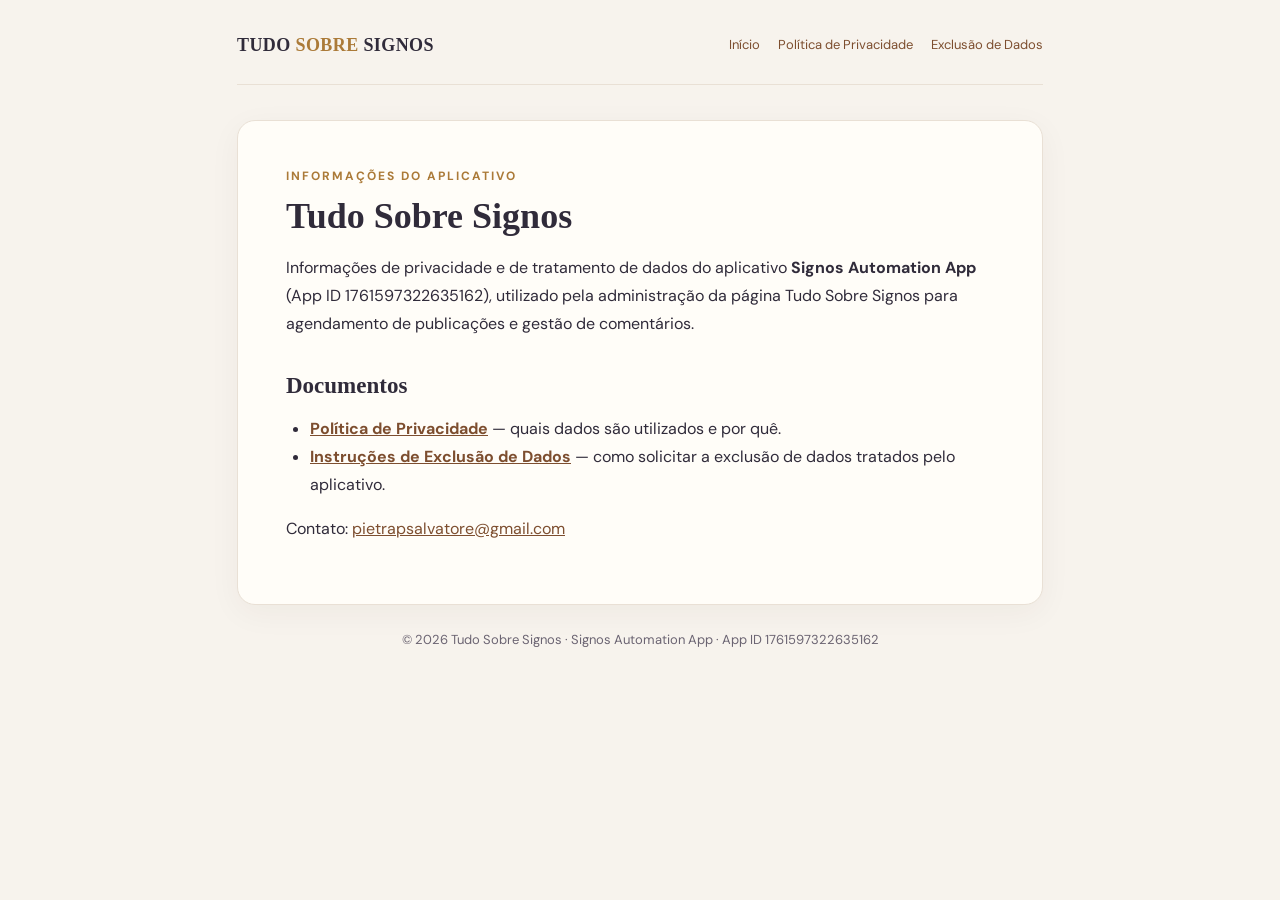
<file: index.html>
<!doctype html><html lang="pt-BR"><head><meta charset="utf-8"><meta name="viewport" content="width=device-width,initial-scale=1"><meta name="robots" content="index, follow"><meta name="description" content="Documentos de privacidade do Signos Automation App"><title>Início | Tudo Sobre Signos</title><link rel="stylesheet" href="style.css"></head><body><div class="wrap"><header><div class="brand">TUDO <span>SOBRE</span> SIGNOS</div><nav><a href="index.html">Início</a><a href="politica-de-privacidade.html">Política de Privacidade</a><a href="exclusao-de-dados.html">Exclusão de Dados</a></nav></header><main><div class="tag">Informações do aplicativo</div><h1>Tudo Sobre Signos</h1><p>Informações de privacidade e de tratamento de dados do aplicativo <strong>Signos Automation App</strong> (App ID 1761597322635162), utilizado pela administração da página Tudo Sobre Signos para agendamento de publicações e gestão de comentários.</p><h2>Documentos</h2><ul><li><a href="politica-de-privacidade.html"><strong>Política de Privacidade</strong></a> — quais dados são utilizados e por quê.</li><li><a href="exclusao-de-dados.html"><strong>Instruções de Exclusão de Dados</strong></a> — como solicitar a exclusão de dados tratados pelo aplicativo.</li></ul><p>Contato: <a href="mailto:pietrapsalvatore@gmail.com">pietrapsalvatore@gmail.com</a></p></main><footer>© 2026 Tudo Sobre Signos · Signos Automation App · App ID 1761597322635162</footer></div></body></html>
</file>
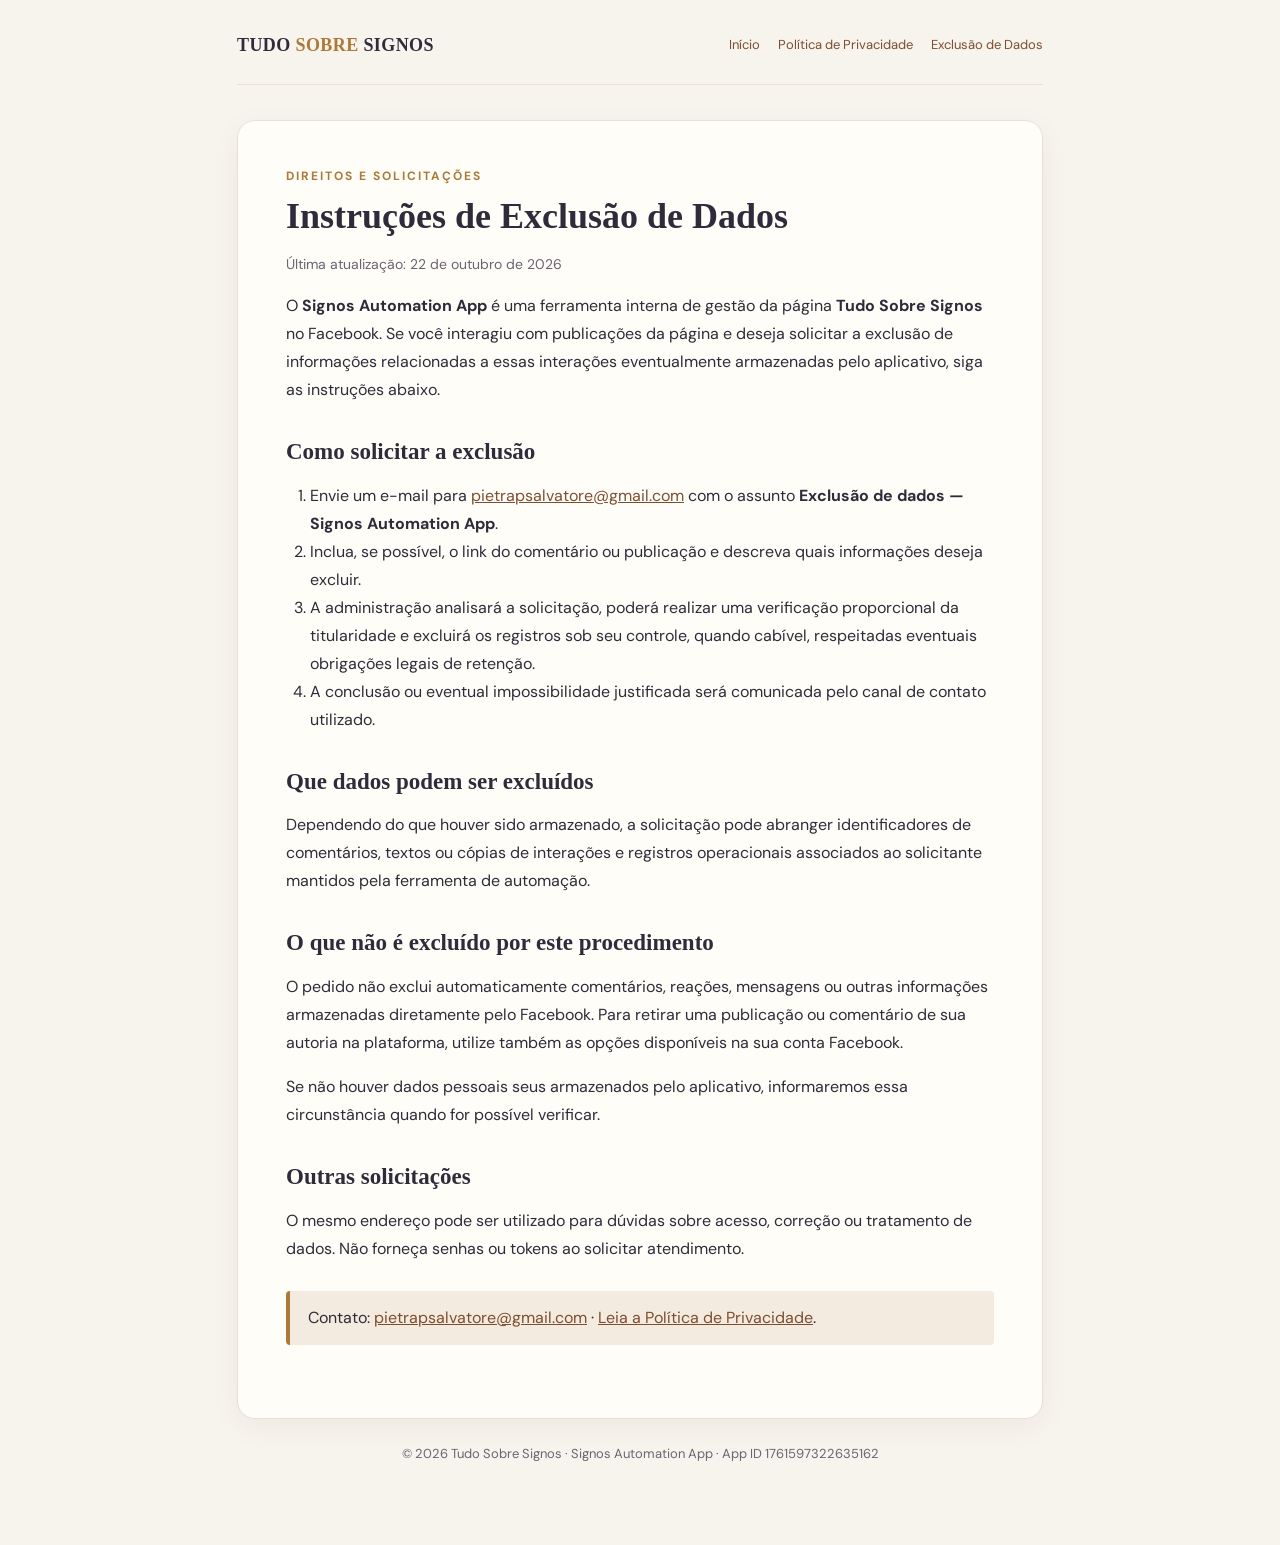
<file: exclusao-de-dados.html>
<!doctype html><html lang="pt-BR"><head><meta charset="utf-8"><meta name="viewport" content="width=device-width,initial-scale=1"><meta name="robots" content="index, follow"><meta name="description" content="Instruções de exclusão de dados do Signos Automation App"><title>Exclusão de Dados | Tudo Sobre Signos</title><link rel="stylesheet" href="style.css"></head><body><div class="wrap"><header><div class="brand">TUDO <span>SOBRE</span> SIGNOS</div><nav><a href="index.html">Início</a><a href="politica-de-privacidade.html">Política de Privacidade</a><a href="exclusao-de-dados.html">Exclusão de Dados</a></nav></header><main><div class="tag">Direitos e solicitações</div><h1>Instruções de Exclusão de Dados</h1><p class="meta">Última atualização: 22 de outubro de 2026</p><p>O <strong>Signos Automation App</strong> é uma ferramenta interna de gestão da página <strong>Tudo Sobre Signos</strong> no Facebook. Se você interagiu com publicações da página e deseja solicitar a exclusão de informações relacionadas a essas interações eventualmente armazenadas pelo aplicativo, siga as instruções abaixo.</p>
<h2>Como solicitar a exclusão</h2><ol><li>Envie um e-mail para <a href="mailto:pietrapsalvatore@gmail.com">pietrapsalvatore@gmail.com</a> com o assunto <strong>Exclusão de dados — Signos Automation App</strong>.</li><li>Inclua, se possível, o link do comentário ou publicação e descreva quais informações deseja excluir.</li><li>A administração analisará a solicitação, poderá realizar uma verificação proporcional da titularidade e excluirá os registros sob seu controle, quando cabível, respeitadas eventuais obrigações legais de retenção.</li><li>A conclusão ou eventual impossibilidade justificada será comunicada pelo canal de contato utilizado.</li></ol>
<h2>Que dados podem ser excluídos</h2><p>Dependendo do que houver sido armazenado, a solicitação pode abranger identificadores de comentários, textos ou cópias de interações e registros operacionais associados ao solicitante mantidos pela ferramenta de automação.</p>
<h2>O que não é excluído por este procedimento</h2><p>O pedido não exclui automaticamente comentários, reações, mensagens ou outras informações armazenadas diretamente pelo Facebook. Para retirar uma publicação ou comentário de sua autoria na plataforma, utilize também as opções disponíveis na sua conta Facebook.</p><p>Se não houver dados pessoais seus armazenados pelo aplicativo, informaremos essa circunstância quando for possível verificar.</p>
<h2>Outras solicitações</h2><p>O mesmo endereço pode ser utilizado para dúvidas sobre acesso, correção ou tratamento de dados. Não forneça senhas ou tokens ao solicitar atendimento.</p><div class="notice">Contato: <a href="mailto:pietrapsalvatore@gmail.com">pietrapsalvatore@gmail.com</a> · <a href="politica-de-privacidade.html">Leia a Política de Privacidade</a>.</div></main><footer>© 2026 Tudo Sobre Signos · Signos Automation App · App ID 1761597322635162</footer></div></body></html>
</file>
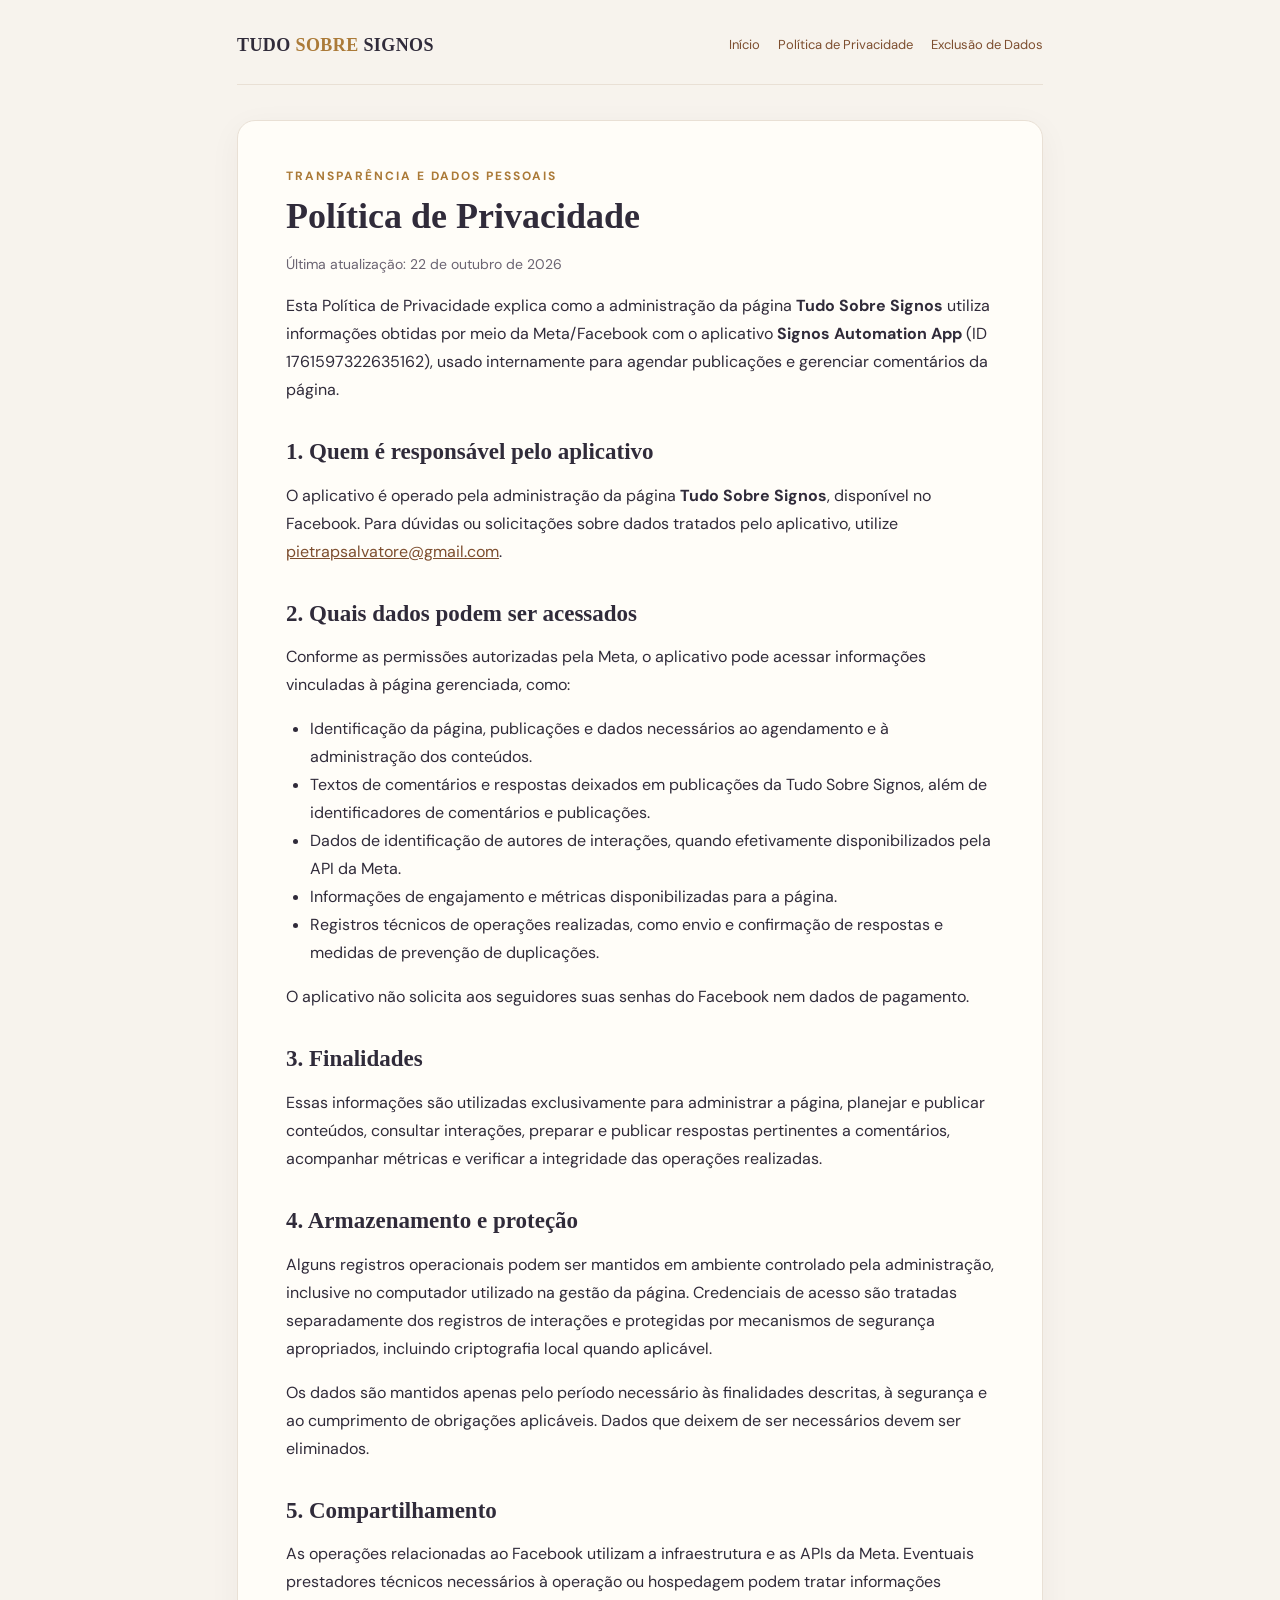
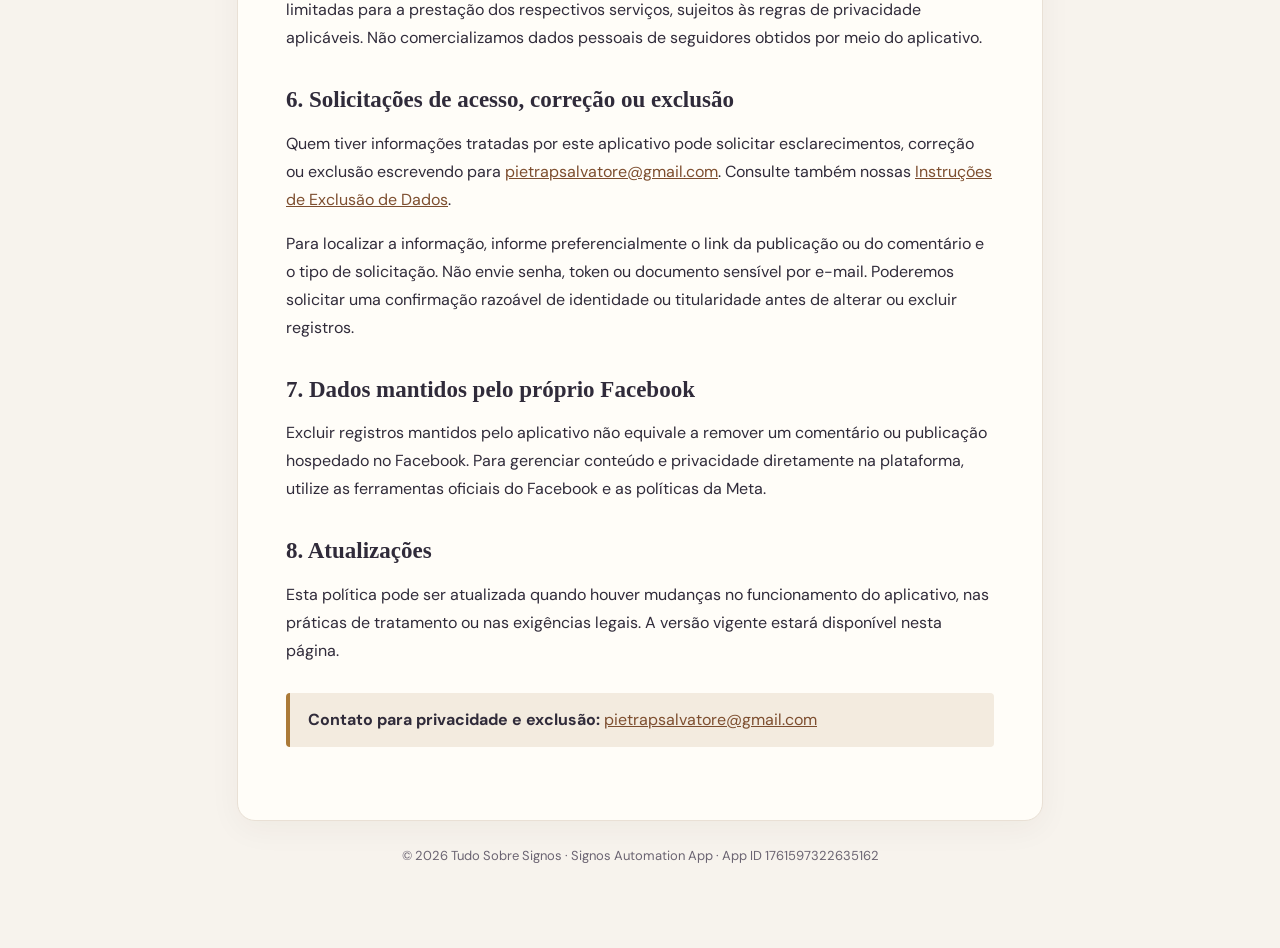
<file: politica-de-privacidade.html>
<!doctype html><html lang="pt-BR"><head><meta charset="utf-8"><meta name="viewport" content="width=device-width,initial-scale=1"><meta name="robots" content="index, follow"><meta name="description" content="Política de Privacidade do Signos Automation App"><title>Política de Privacidade | Tudo Sobre Signos</title><link rel="stylesheet" href="style.css"></head><body><div class="wrap"><header><div class="brand">TUDO <span>SOBRE</span> SIGNOS</div><nav><a href="index.html">Início</a><a href="politica-de-privacidade.html">Política de Privacidade</a><a href="exclusao-de-dados.html">Exclusão de Dados</a></nav></header><main><div class="tag">Transparência e dados pessoais</div><h1>Política de Privacidade</h1><p class="meta">Última atualização: 22 de outubro de 2026</p>
<p>Esta Política de Privacidade explica como a administração da página <strong>Tudo Sobre Signos</strong> utiliza informações obtidas por meio da Meta/Facebook com o aplicativo <strong>Signos Automation App</strong> (ID 1761597322635162), usado internamente para agendar publicações e gerenciar comentários da página.</p>
<h2>1. Quem é responsável pelo aplicativo</h2><p>O aplicativo é operado pela administração da página <strong>Tudo Sobre Signos</strong>, disponível no Facebook. Para dúvidas ou solicitações sobre dados tratados pelo aplicativo, utilize <a href="mailto:pietrapsalvatore@gmail.com">pietrapsalvatore@gmail.com</a>.</p>
<h2>2. Quais dados podem ser acessados</h2><p>Conforme as permissões autorizadas pela Meta, o aplicativo pode acessar informações vinculadas à página gerenciada, como:</p><ul><li>Identificação da página, publicações e dados necessários ao agendamento e à administração dos conteúdos.</li><li>Textos de comentários e respostas deixados em publicações da Tudo Sobre Signos, além de identificadores de comentários e publicações.</li><li>Dados de identificação de autores de interações, quando efetivamente disponibilizados pela API da Meta.</li><li>Informações de engajamento e métricas disponibilizadas para a página.</li><li>Registros técnicos de operações realizadas, como envio e confirmação de respostas e medidas de prevenção de duplicações.</li></ul><p>O aplicativo não solicita aos seguidores suas senhas do Facebook nem dados de pagamento.</p>
<h2>3. Finalidades</h2><p>Essas informações são utilizadas exclusivamente para administrar a página, planejar e publicar conteúdos, consultar interações, preparar e publicar respostas pertinentes a comentários, acompanhar métricas e verificar a integridade das operações realizadas.</p>
<h2>4. Armazenamento e proteção</h2><p>Alguns registros operacionais podem ser mantidos em ambiente controlado pela administração, inclusive no computador utilizado na gestão da página. Credenciais de acesso são tratadas separadamente dos registros de interações e protegidas por mecanismos de segurança apropriados, incluindo criptografia local quando aplicável.</p><p>Os dados são mantidos apenas pelo período necessário às finalidades descritas, à segurança e ao cumprimento de obrigações aplicáveis. Dados que deixem de ser necessários devem ser eliminados.</p>
<h2>5. Compartilhamento</h2><p>As operações relacionadas ao Facebook utilizam a infraestrutura e as APIs da Meta. Eventuais prestadores técnicos necessários à operação ou hospedagem podem tratar informações limitadas para a prestação dos respectivos serviços, sujeitos às regras de privacidade aplicáveis. Não comercializamos dados pessoais de seguidores obtidos por meio do aplicativo.</p>
<h2>6. Solicitações de acesso, correção ou exclusão</h2><p>Quem tiver informações tratadas por este aplicativo pode solicitar esclarecimentos, correção ou exclusão escrevendo para <a href="mailto:pietrapsalvatore@gmail.com">pietrapsalvatore@gmail.com</a>. Consulte também nossas <a href="exclusao-de-dados.html">Instruções de Exclusão de Dados</a>.</p><p>Para localizar a informação, informe preferencialmente o link da publicação ou do comentário e o tipo de solicitação. Não envie senha, token ou documento sensível por e-mail. Poderemos solicitar uma confirmação razoável de identidade ou titularidade antes de alterar ou excluir registros.</p>
<h2>7. Dados mantidos pelo próprio Facebook</h2><p>Excluir registros mantidos pelo aplicativo não equivale a remover um comentário ou publicação hospedado no Facebook. Para gerenciar conteúdo e privacidade diretamente na plataforma, utilize as ferramentas oficiais do Facebook e as políticas da Meta.</p>
<h2>8. Atualizações</h2><p>Esta política pode ser atualizada quando houver mudanças no funcionamento do aplicativo, nas práticas de tratamento ou nas exigências legais. A versão vigente estará disponível nesta página.</p>
<div class="notice"><strong>Contato para privacidade e exclusão:</strong> <a href="mailto:pietrapsalvatore@gmail.com">pietrapsalvatore@gmail.com</a></div></main><footer>© 2026 Tudo Sobre Signos · Signos Automation App · App ID 1761597322635162</footer></div></body></html>
</file>
<file: style.css>
@import url('https://fonts.googleapis.com/css2?family=DM+Sans:wght@400;500;600;700&family=Playfair+Display:wght@600;700&display=swap');
:root{color-scheme:light;--bg:#f7f3ed;--paper:#fffdf8;--ink:#302b3a;--muted:#6b6472;--gold:#ab7a38;--line:#e9e0d5}
*{box-sizing:border-box}body{margin:0;background:var(--bg);color:var(--ink);font:16px/1.75 'DM Sans',Arial,sans-serif}a{color:#7d4e2f}a:hover{text-decoration:none}.wrap{max-width:850px;margin:auto;padding:30px 22px 80px}header{display:flex;align-items:center;justify-content:space-between;gap:15px;border-bottom:1px solid var(--line);padding-bottom:22px;margin-bottom:35px}.brand{font-family:Georgia,serif;font-size:18px;font-weight:bold;letter-spacing:.4px}.brand span{color:var(--gold)}nav{display:flex;gap:18px;flex-wrap:wrap}nav a{font-size:13px;text-decoration:none}main{background:var(--paper);padding:45px 48px;border:1px solid var(--line);border-radius:18px;box-shadow:0 8px 32px #44321a0c}h1,h2{font-family:Georgia,'Times New Roman',serif;line-height:1.2}h1{font-size:36px;margin:8px 0 12px}h2{font-size:23px;margin-top:34px;margin-bottom:8px}p,li{max-width:75ch}ul,ol{padding-left:24px}.tag{font-size:12px;letter-spacing:2px;font-weight:700;text-transform:uppercase;color:var(--gold)}.meta{font-size:14px;color:var(--muted)}.notice{background:#f3ebdf;border-left:4px solid var(--gold);padding:13px 18px;margin:28px 0;border-radius:4px}footer{font-size:13px;color:var(--muted);margin-top:24px;text-align:center}footer a{color:inherit}@media(max-width:650px){.wrap{padding:16px 14px 50px}header{flex-direction:column;align-items:flex-start}main{padding:28px 22px}h1{font-size:29px}}
</file>
